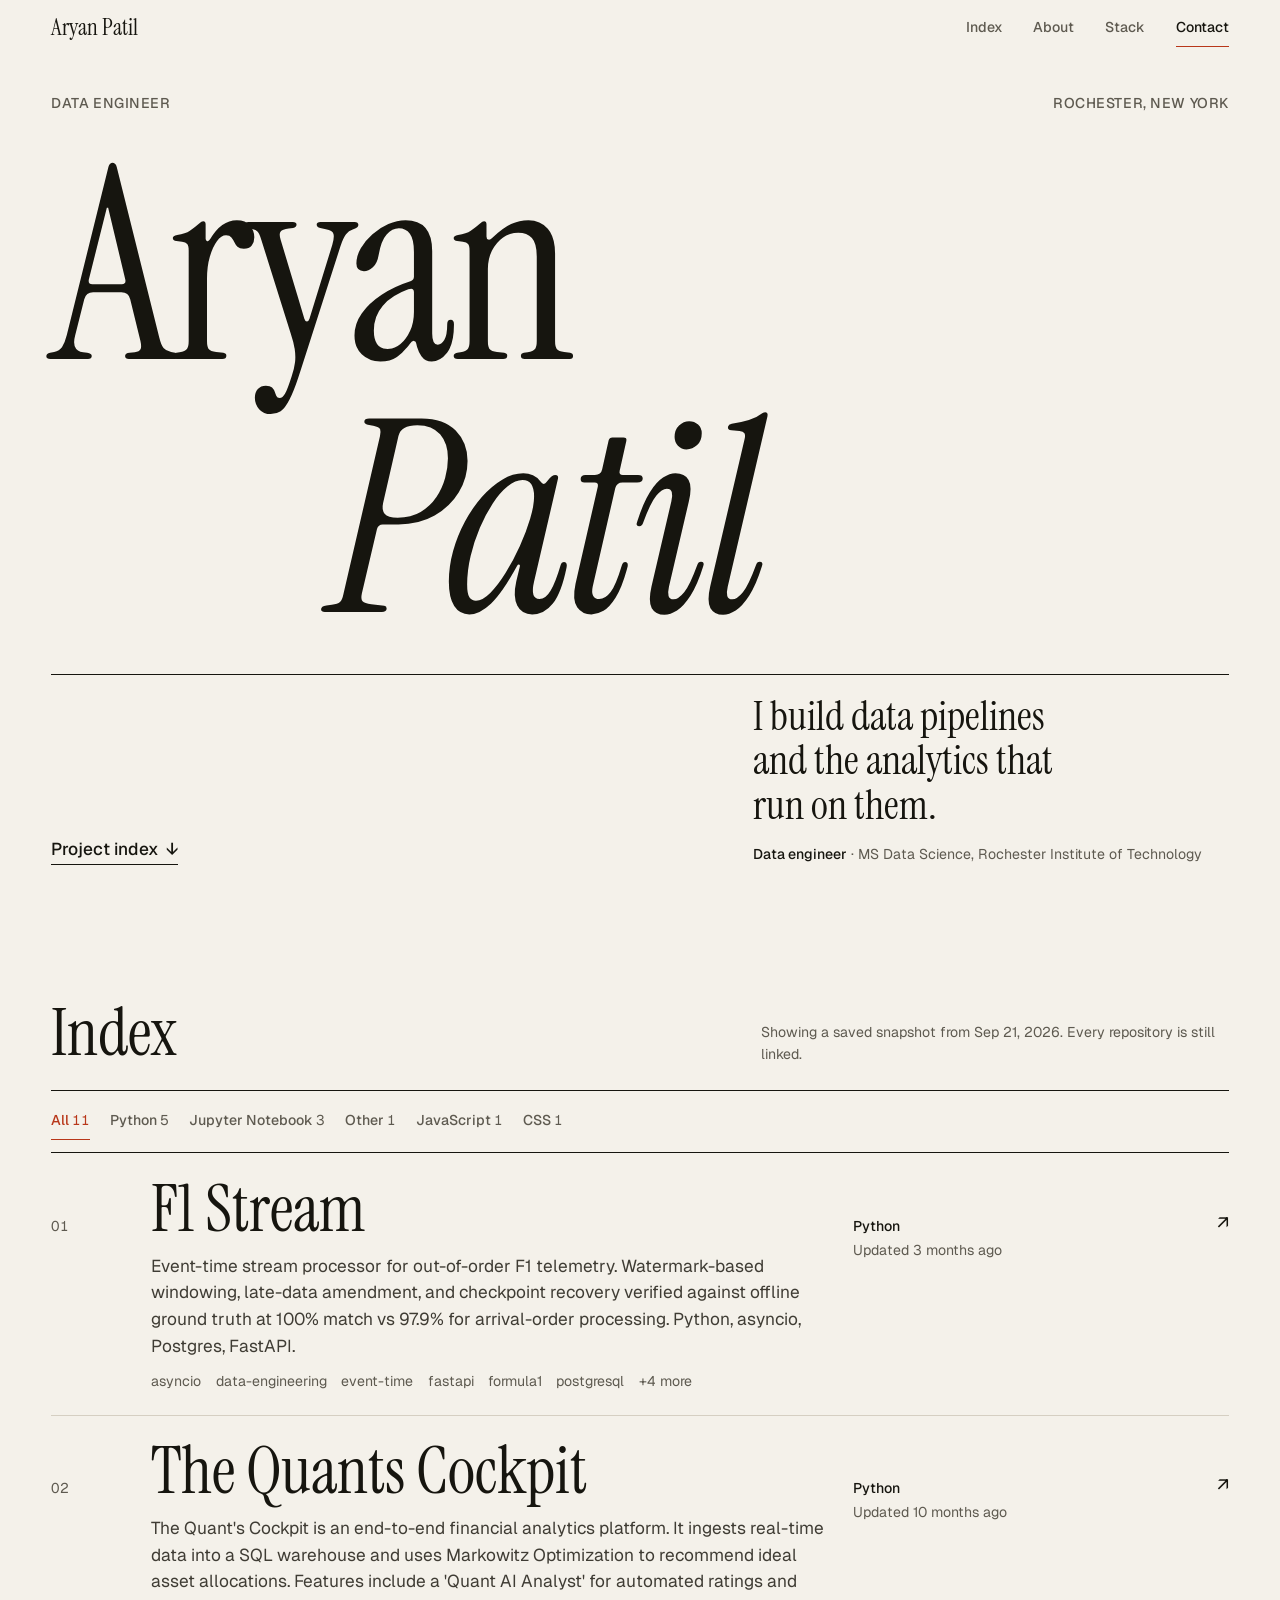
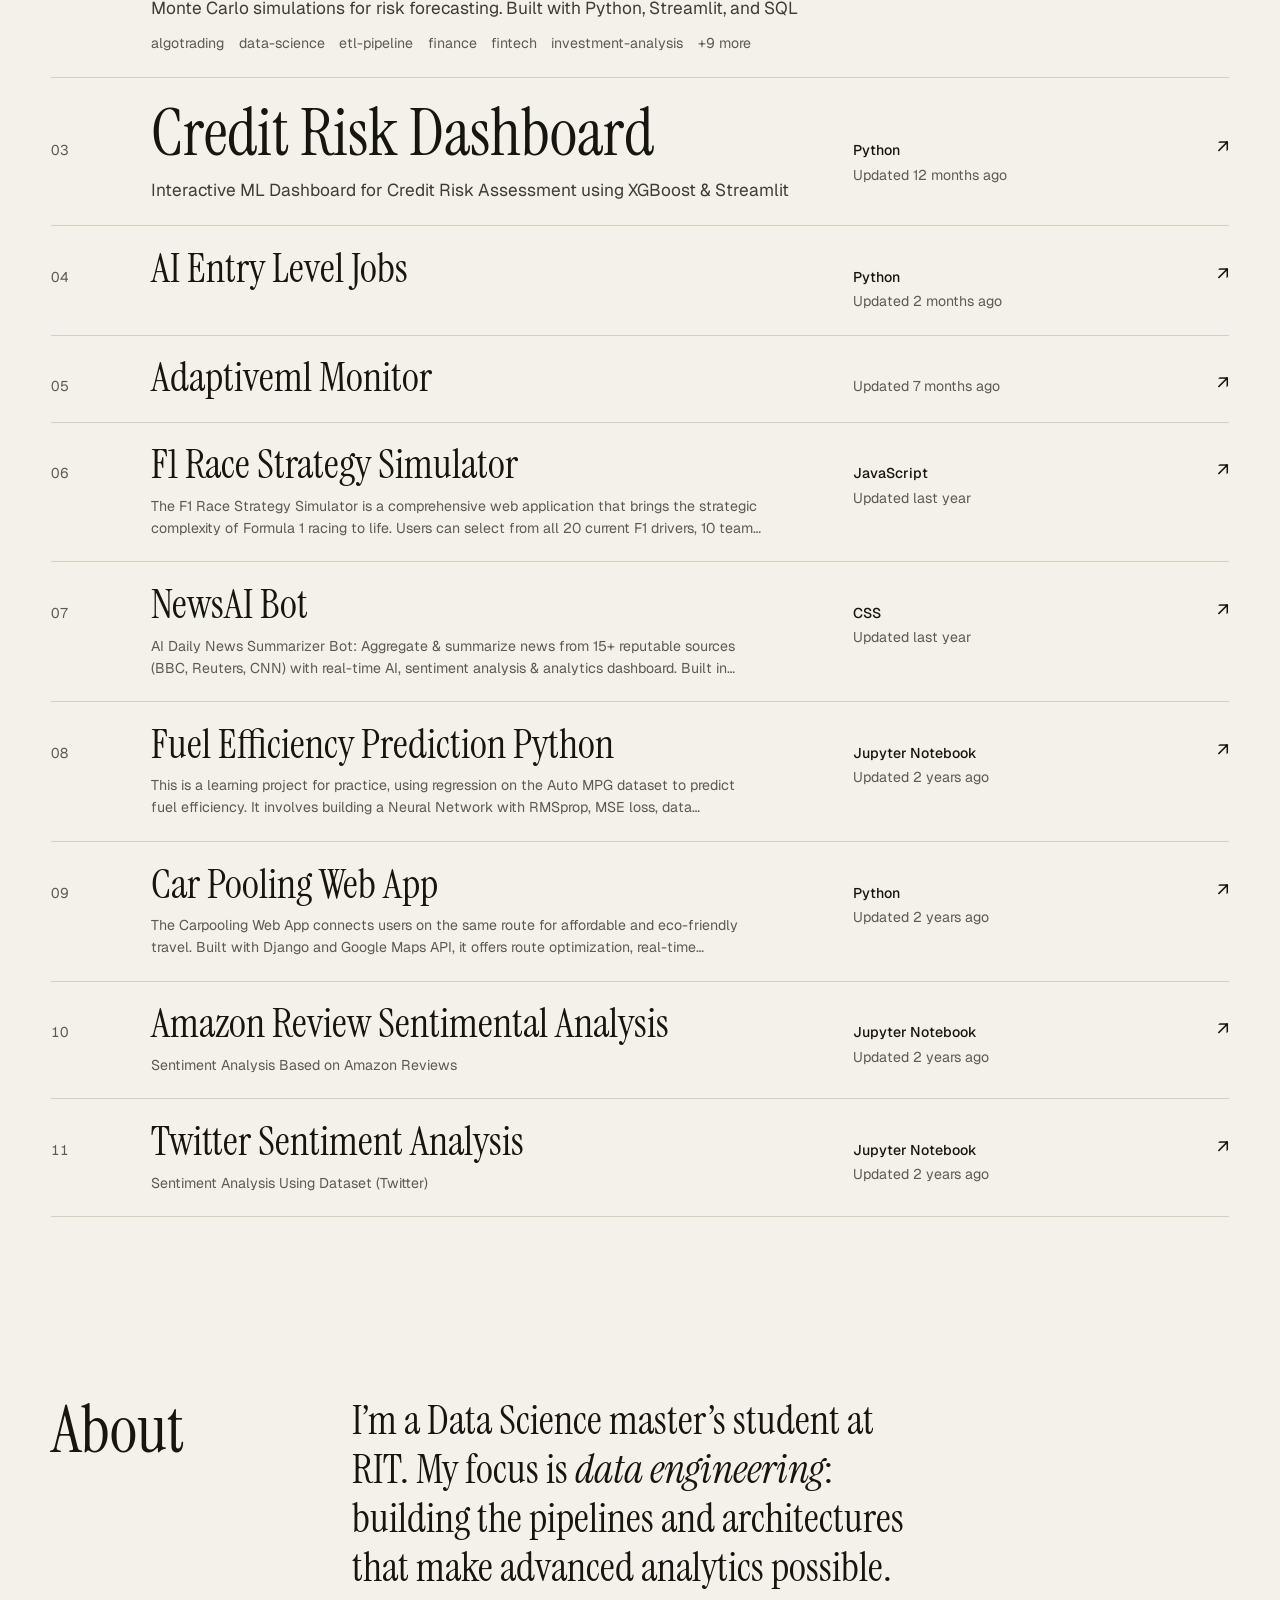
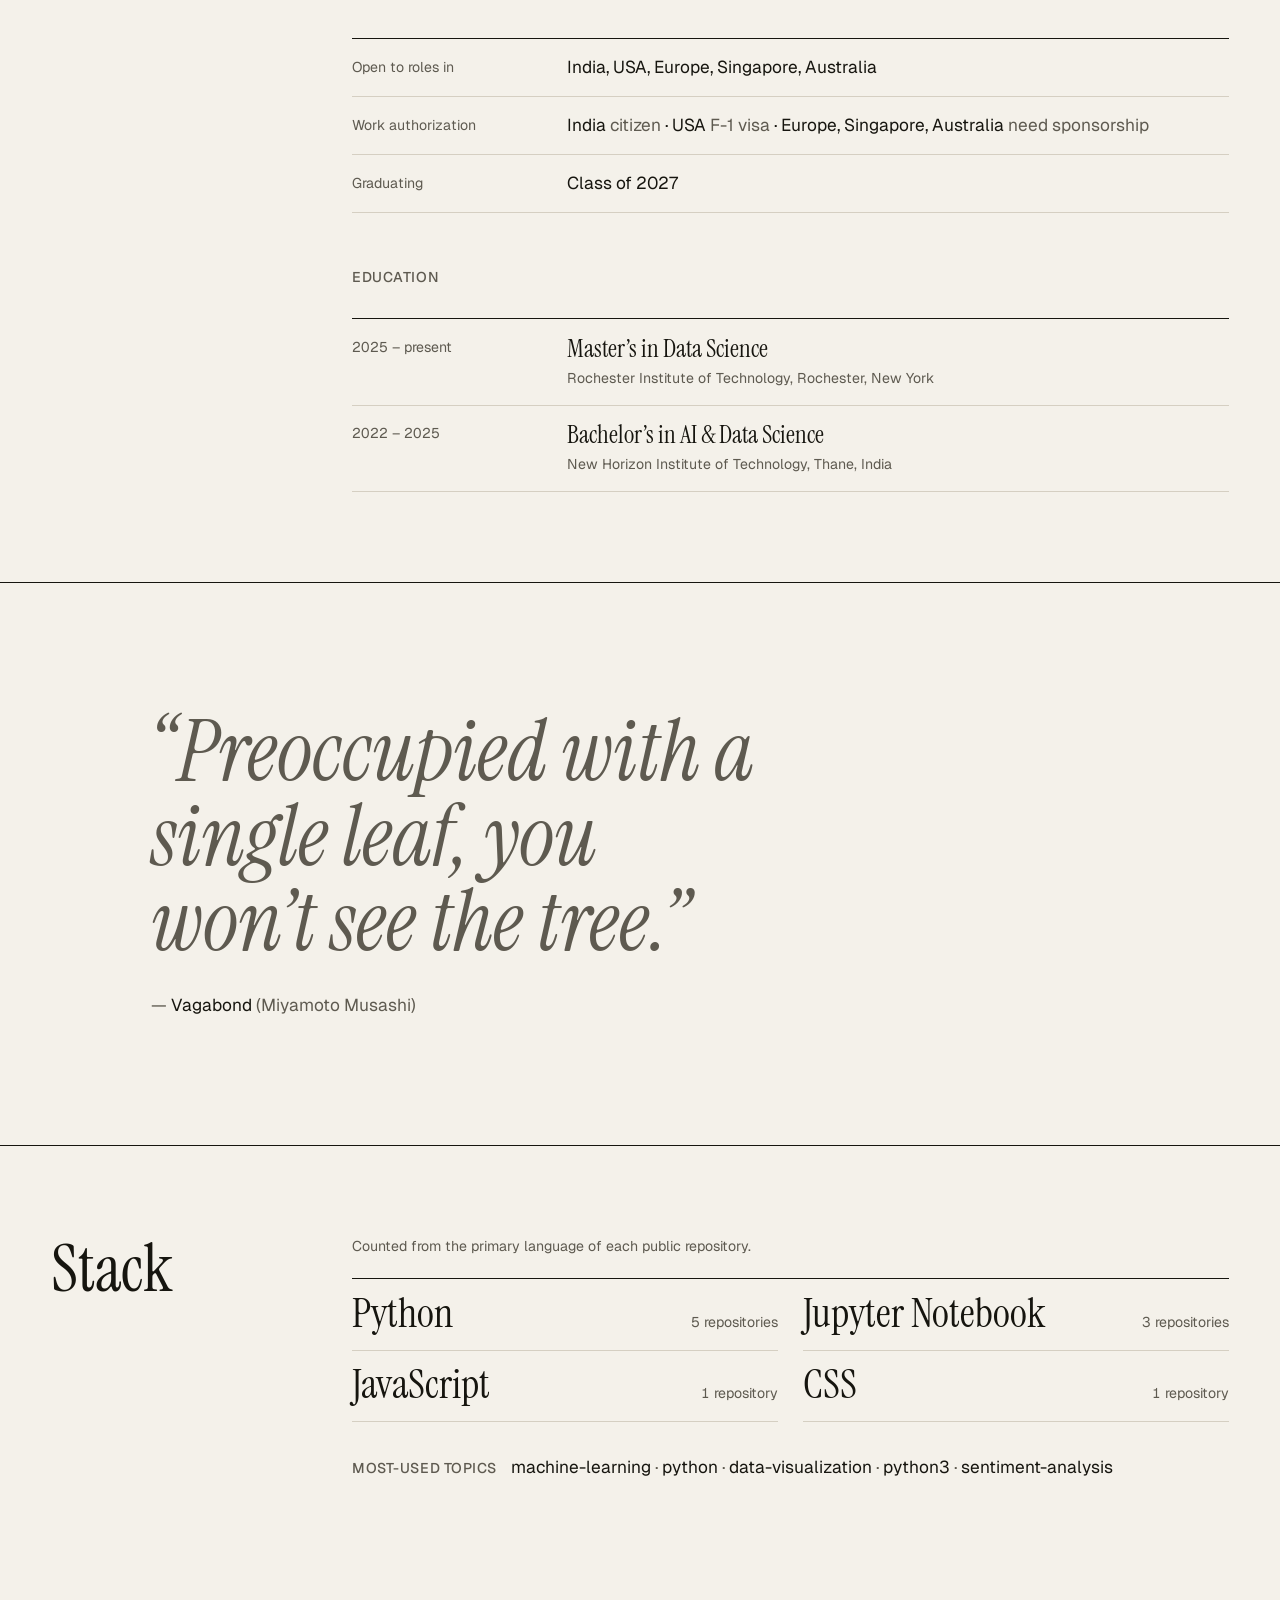
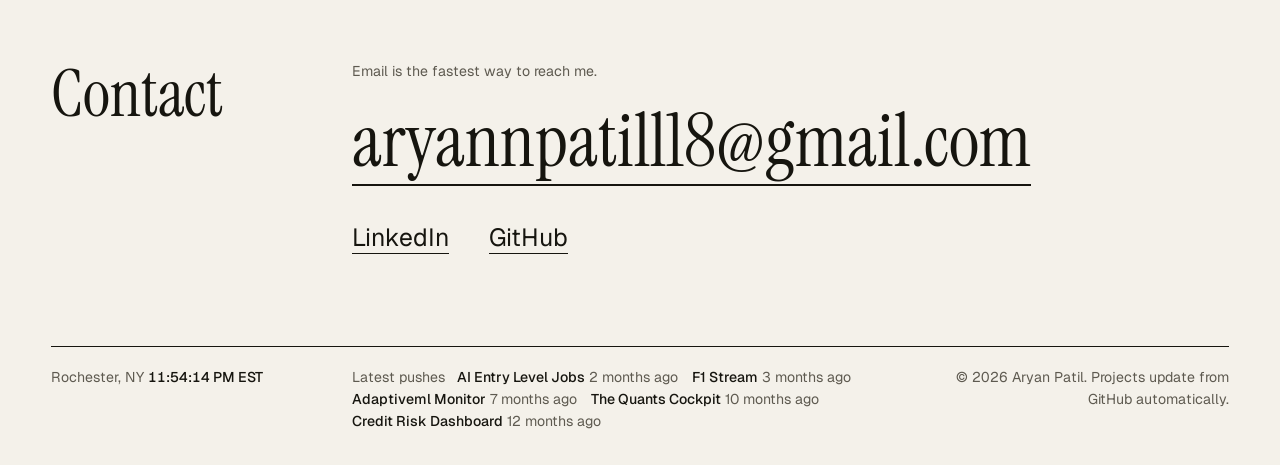
<file: index.html>
<!DOCTYPE html>
<html lang="en">
<head>
<meta charset="UTF-8">
<meta name="viewport" content="width=device-width, initial-scale=1">
<title>Aryan Patil — Data Engineer</title>
<meta name="description" content="Aryan Patil, data engineer and MS Data Science student at RIT. Projects sync live from GitHub.">
<meta name="theme-color" content="#F4F1EA">
<script>
  // Runs before paint: gate JS-only and motion-only styles so the page is fully readable without JS.
  document.documentElement.classList.add('js');
  if (!window.matchMedia('(prefers-reduced-motion: reduce)').matches) document.documentElement.classList.add('motion-ok');
</script>
<link rel="preconnect" href="https://fonts.googleapis.com">
<link rel="preconnect" href="https://fonts.gstatic.com" crossorigin>
<link rel="preconnect" href="https://api.github.com" crossorigin>
<link href="https://fonts.googleapis.com/css2?family=Geist:wght@400;500;600&family=Instrument+Serif:ital@0;1&display=swap" rel="stylesheet">
<link rel="stylesheet" href="styles.css">
</head>
<body>
<a class="skip" href="#main">Skip to content</a>

<header class="site-head" id="top">
  <div class="wrap">
    <a class="brand" href="#top">Aryan Patil</a>
    <nav class="site-nav" aria-label="Sections">
      <ul>
        <li><a href="#work">Index</a></li>
        <li><a href="#about">About</a></li>
        <li><a href="#stack">Stack</a></li>
        <li><a href="#contact">Contact</a></li>
      </ul>
    </nav>
  </div>
</header>

<main id="main">
  <!-- HERO -->
  <section class="wrap hero" aria-labelledby="hero-name">
    <div class="hero-grid" aria-hidden="true"></div>
    <div class="hero-top label">
      <span>Data engineer</span>
      <span>Rochester, New York</span>
    </div>
    <h1 class="hero-name" id="hero-name">
      <span class="line line-1"><span>Aryan</span></span>
      <span class="line line-2"><span>Patil</span></span>
    </h1>
    <div class="hero-foot grid12">
      <a class="hero-link" href="#work">Project index <span aria-hidden="true">↓</span></a>
      <div class="hero-say">
        <!-- Reworded from the old tagline ("Bridging the gap between raw data and actionable strategy."). Edit freely. -->
        <p class="statement">I build data pipelines and the analytics that run on them.</p>
        <p class="role"><b>Data engineer</b> · MS Data Science, Rochester Institute of Technology</p>
      </div>
    </div>
  </section>

  <!-- INDEX (projects) -->
  <section id="work" class="wrap section" aria-labelledby="work-title">
    <div class="index-head">
      <h2 class="sec-title" id="work-title">Index</h2>
      <p class="status" id="work-status" aria-live="polite">Loading projects from GitHub</p>
    </div>
    <div class="filters" id="filters" role="group" aria-label="Filter projects by language"></div>
    <p class="sr-only" id="filter-status" aria-live="polite"></p>
    <ol class="rows" id="rows" aria-labelledby="work-title" aria-busy="true"></ol>
  </section>

  <!-- ABOUT (+ education) -->
  <section id="about" class="wrap section grid12 sec" aria-labelledby="about-title">
    <h2 class="sec-title" id="about-title">About</h2>
    <div class="sec-body">
      <!-- Reworded from the old About ("...bridging the gap... My passion is data engineering: building the robust pipelines..."). Edit freely. -->
      <p class="lede">I’m a Data Science master’s student at RIT. My focus is <em>data engineering</em>: building the pipelines and architectures that make advanced analytics possible.</p>
      <dl class="ledger">
        <div><dt>Open to roles in</dt><dd>India, USA, Europe, Singapore, Australia</dd></div>
        <div><dt>Work authorization</dt><dd>India <span>citizen</span> · USA <span>F-1 visa</span> · Europe, Singapore, Australia <span>need sponsorship</span></dd></div>
        <div><dt>Graduating</dt><dd>Class of 2027</dd></div>
      </dl>
      <h3 class="label sub" id="education">Education</h3>
      <ol class="ledger">
        <li>
          <span class="k num">2025 – present</span>
          <span><span class="deg">Master’s in Data Science</span><span class="org">Rochester Institute of Technology, Rochester, New York</span></span>
        </li>
        <li>
          <span class="k num">2022 – 2025</span>
          <span><span class="deg">Bachelor’s in AI &amp; Data Science</span><span class="org">New Horizon Institute of Technology, Thane, India</span></span>
        </li>
      </ol>
    </div>
  </section>

  <!-- QUOTE -->
  <div class="quote">
    <div class="wrap grid12">
      <blockquote>
        <p id="quote-text">“Preoccupied with a single leaf, you won’t see the tree.”</p>
        <footer>— <cite>Vagabond</cite> (Miyamoto Musashi)</footer>
      </blockquote>
    </div>
  </div>

  <!-- STACK (computed from GitHub) -->
  <section id="stack" class="wrap section grid12 sec" aria-labelledby="stack-title">
    <h2 class="sec-title" id="stack-title">Stack</h2>
    <div class="sec-body">
      <p class="sec-note">Counted from the primary language of each public repository.</p>
      <ul class="langs" id="langs" aria-busy="true"></ul>
      <div class="topics" id="topics-wrap" hidden>
        <h3>Most-used topics</h3>
        <ul id="topics"></ul>
      </div>
    </div>
  </section>

  <!-- CONTACT -->
  <section id="contact" class="wrap section grid12 sec" aria-labelledby="contact-title">
    <h2 class="sec-title" id="contact-title">Contact</h2>
    <div class="sec-body">
      <p class="sec-note">Email is the fastest way to reach me.</p>
      <a class="mail" href="mailto:aryannpatill18@gmail.com">aryannpatill18@gmail.com</a>
      <ul class="elsewhere">
        <li><a href="https://www.linkedin.com/in/aryanpatil18/" rel="noopener">LinkedIn</a></li>
        <li><a href="https://github.com/AryanPatill" rel="noopener">GitHub</a></li>
      </ul>
    </div>
  </section>
</main>

<footer class="wrap">
  <div class="site-foot grid12">
    <p class="clock">Rochester, NY <time class="now num" id="clock"></time></p>
    <div class="pulse" aria-live="polite">
      <h2>Latest pushes</h2>
      <ul id="pulse-list"></ul>
    </div>
    <p class="copy">© <span id="yr" class="num">2026</span> Aryan Patil. Projects update from GitHub automatically.</p>
  </div>
</footer>

<figure class="preview" id="preview" aria-hidden="true"><img alt="" width="1200" height="600" decoding="async"></figure>

<!-- Last-resort snapshot so the Index is never empty (e.g. opened from file://). Same shape as the GitHub API. -->
<script type="application/json" id="inline-fallback">[{"id": null, "name": "ai-entry-level-jobs", "full_name": "AryanPatill/ai-entry-level-jobs", "owner": {"login": "AryanPatill"}, "html_url": "https://github.com/AryanPatill/ai-entry-level-jobs", "description": null, "fork": false, "archived": false, "homepage": null, "language": "Python", "stargazers_count": 0, "pushed_at": "2026-09-21T05:42:24Z", "topics": []}, {"id": null, "name": "f1-stream", "full_name": "AryanPatill/f1-stream", "owner": {"login": "AryanPatill"}, "html_url": "https://github.com/AryanPatill/f1-stream", "description": "Event-time stream processor for out-of-order F1 telemetry. Watermark-based windowing, late-data amendment, and checkpoint recovery verified against offline ground truth at 100% match vs 97.9% for arrival-order processing. Python, asyncio, Postgres, FastAPI.", "fork": false, "archived": false, "homepage": null, "language": "Python", "stargazers_count": 0, "pushed_at": "2026-09-08T04:28:49Z", "topics": ["asyncio", "data-engineering", "event-time", "fastapi", "formula1", "postgresql", "python", "stream-processing", "supabase", "watermark"]}, {"id": null, "name": "AryanPatill", "full_name": "AryanPatill/AryanPatill", "owner": {"login": "AryanPatill"}, "html_url": "https://github.com/AryanPatill/AryanPatill", "description": null, "fork": false, "archived": false, "homepage": null, "language": null, "stargazers_count": 0, "pushed_at": "2026-08-30T16:50:15Z", "topics": []}, {"id": null, "name": "adaptiveml-monitor", "full_name": "AryanPatill/adaptiveml-monitor", "owner": {"login": "AryanPatill"}, "html_url": "https://github.com/AryanPatill/adaptiveml-monitor", "description": null, "fork": false, "archived": false, "homepage": null, "language": null, "stargazers_count": 0, "pushed_at": "2026-04-27T04:49:06Z", "topics": []}, {"id": null, "name": "AryanPatill.github.io", "full_name": "AryanPatill/AryanPatill.github.io", "owner": {"login": "AryanPatill"}, "html_url": "https://github.com/AryanPatill/AryanPatill.github.io", "description": null, "fork": false, "archived": false, "homepage": null, "language": "HTML", "stargazers_count": 0, "pushed_at": "2026-02-10T14:53:39Z", "topics": []}, {"id": null, "name": "The-Quants-Cockpit", "full_name": "AryanPatill/The-Quants-Cockpit", "owner": {"login": "AryanPatill"}, "html_url": "https://github.com/AryanPatill/The-Quants-Cockpit", "description": "The Quant's Cockpit is an end-to-end financial analytics platform. It ingests real-time data into a SQL warehouse and uses Markowitz Optimization to recommend ideal asset allocations. Features include a 'Quant AI Analyst' for automated ratings and Monte Carlo simulations for risk forecasting. Built with Python, Streamlit, and SQL", "fork": false, "archived": false, "homepage": null, "language": "Python", "stargazers_count": 0, "pushed_at": "2026-02-03T01:31:30Z", "topics": ["algotrading", "data-science", "etl-pipeline", "finance", "fintech", "investment-analysis", "machine-learning", "markowitz-optimization", "monte-carlo-simulation", "plotly", "portfolio-optimization", "python", "quantitative-finance", "sql", "streamlit"]}, {"id": null, "name": "credit_risk_dashboard", "full_name": "AryanPatill/credit_risk_dashboard", "owner": {"login": "AryanPatill"}, "html_url": "https://github.com/AryanPatill/credit_risk_dashboard", "description": "Interactive ML Dashboard for Credit Risk Assessment using XGBoost & Streamlit", "fork": false, "archived": false, "homepage": null, "language": "Python", "stargazers_count": 0, "pushed_at": "2025-12-09T05:17:03Z", "topics": []}, {"id": null, "name": "F1-Race-Strategy-Simulator", "full_name": "AryanPatill/F1-Race-Strategy-Simulator", "owner": {"login": "AryanPatill"}, "html_url": "https://github.com/AryanPatill/F1-Race-Strategy-Simulator", "description": "The F1 Race Strategy Simulator is a comprehensive web application that brings the strategic complexity of Formula 1 racing to life. Users can select from all 20 current F1 drivers, 10 teams, and 24 world circuits to create authentic racing scenarios with real-time telemetry data visualization.", "fork": false, "archived": false, "homepage": null, "language": "JavaScript", "stargazers_count": 0, "pushed_at": "2025-10-22T13:25:34Z", "topics": []}, {"id": null, "name": "NewsAI-Bot", "full_name": "AryanPatill/NewsAI-Bot", "owner": {"login": "AryanPatill"}, "html_url": "https://github.com/AryanPatill/NewsAI-Bot", "description": "AI Daily News Summarizer Bot: Aggregate & summarize news from 15+ reputable sources (BBC, Reuters, CNN) with real-time AI, sentiment analysis & analytics dashboard. Built in modern JS, responsive UI, OpenAI/LangChain-ready. Showcase your AI/web/data skills. 🚀", "fork": false, "archived": false, "homepage": null, "language": "CSS", "stargazers_count": 0, "pushed_at": "2025-10-07T17:44:32Z", "topics": []}, {"id": null, "name": "Fuel-Efficiency-Prediction--Python", "full_name": "AryanPatill/Fuel-Efficiency-Prediction--Python", "owner": {"login": "AryanPatill"}, "html_url": "https://github.com/AryanPatill/Fuel-Efficiency-Prediction--Python", "description": "This is a learning project for practice, using regression on the Auto MPG dataset to predict fuel efficiency. It involves building a Neural Network with RMSprop, MSE loss, data normalization, and early stopping to prevent overfitting. Key: normalize data, use MAE/MSE, optimize model.", "fork": false, "archived": false, "homepage": null, "language": "Jupyter Notebook", "stargazers_count": 0, "pushed_at": "2025-02-01T15:08:28Z", "topics": ["data-visualization", "datapreprocessing", "deep-learning", "early-stopping", "featurescaling", "loss-functions", "machine-learning", "modelevaluation", "neural-network", "python3", "regression"]}, {"id": null, "name": "Car-Pooling-Web-APP", "full_name": "AryanPatill/Car-Pooling-Web-APP", "owner": {"login": "AryanPatill"}, "html_url": "https://github.com/AryanPatill/Car-Pooling-Web-APP", "description": "The Carpooling Web App connects users on the same route for affordable and eco-friendly travel. Built with Django and Google Maps API, it offers route optimization, real-time suggestions, and fare estimation. Technologies used include Django, Google Maps API, Bootstrap, jQuery, and JavaScript.", "fork": false, "archived": false, "homepage": null, "language": "Python", "stargazers_count": 0, "pushed_at": "2024-12-20T07:18:20Z", "topics": ["api", "css", "django", "html", "javascript", "maps", "python3"]}, {"id": null, "name": "Amazon-Review---Sentimental-Analysis-", "full_name": "AryanPatill/Amazon-Review---Sentimental-Analysis-", "owner": {"login": "AryanPatill"}, "html_url": "https://github.com/AryanPatill/Amazon-Review---Sentimental-Analysis-", "description": "Sentiment Analysis Based on Amazon Reviews", "fork": false, "archived": false, "homepage": null, "language": "Jupyter Notebook", "stargazers_count": 0, "pushed_at": "2024-12-15T06:56:46Z", "topics": ["data-visualization", "nlp-machine-learning", "python", "regression-models", "sentiment-analysis"]}, {"id": null, "name": "Twitter-Sentiment-Analysis", "full_name": "AryanPatill/Twitter-Sentiment-Analysis", "owner": {"login": "AryanPatill"}, "html_url": "https://github.com/AryanPatill/Twitter-Sentiment-Analysis", "description": "Sentiment Analysis Using Dataset (Twitter)", "fork": false, "archived": false, "homepage": null, "language": "Jupyter Notebook", "stargazers_count": 0, "pushed_at": "2024-12-15T05:57:26Z", "topics": ["ai", "clasificacion", "dataset", "machine-learning", "sentiment-analysis"]}]</script>

<script src="main.js" defer></script>
</body>
</html>
</file>
<file: styles.css>
/* ==========================================================================
   Aryan Patil — portfolio. Editorial direction.
   Layout: strict 12-column grid, section label in cols 1–3, content in 4–12.
   One accent (vermilion), used on: active index row, active filter,
   link hover, focus ring. Everything else is ink on paper.
   ========================================================================== */
:root{
  --paper:#F4F1EA; --paper-2:#EAE6DB; --rule:#D5CFC2;
  --ink:#16150F; --muted:#5E5A50; --accent:#B8371A;
  --display:"Instrument Serif",Georgia,"Times New Roman",serif;
  --body:"Geist",system-ui,-apple-system,"Segoe UI",Roboto,sans-serif;
  --step--1:clamp(.82rem,.79rem + .12vw,.9rem);
  --step-0:clamp(1rem,.97rem + .15vw,1.08rem);
  --step-1:clamp(1.25rem,1.15rem + .5vw,1.6rem);
  --step-2:clamp(1.7rem,1.35rem + 1.5vw,2.7rem);
  --step-3:clamp(2.4rem,1.7rem + 3vw,4.4rem);
  --step-hero:clamp(5.5rem,min(21vw,30svh),19rem);
  --gutter:clamp(1.25rem,4vw,4rem);
  --col-gap:clamp(.75rem,2vw,2rem);
  --maxw:1440px;
  --head-h:3.5rem;
}
*,*::before,*::after{box-sizing:border-box}
html{-webkit-text-size-adjust:100%;scroll-behavior:smooth}
body{margin:0;background:var(--paper);color:var(--ink);font-family:var(--body);font-size:var(--step-0);line-height:1.55;overflow-x:hidden;-webkit-font-smoothing:antialiased}
img,svg{display:block;max-width:100%}
a{color:inherit}
h1,h2,h3,p,dl,dd{margin:0}
h1,h2,h3{font-weight:400;text-wrap:balance}
ul,ol{margin:0;padding:0;list-style:none}
button{font:inherit;color:inherit}
:focus-visible{outline:2px solid var(--accent);outline-offset:3px;border-radius:1px}
.sr-only{position:absolute!important;width:1px;height:1px;padding:0;margin:-1px;overflow:hidden;clip:rect(0,0,0,0);white-space:nowrap;border:0}
.skip{position:absolute;left:var(--gutter);top:-100px;z-index:100;background:var(--ink);color:var(--paper);padding:.6rem 1rem;text-decoration:none}
.skip:focus{top:.75rem}
.wrap{max-width:var(--maxw);margin-inline:auto;padding-inline:var(--gutter)}
.grid12{display:grid;grid-template-columns:repeat(12,minmax(0,1fr));column-gap:var(--col-gap)}
.num{font-variant-numeric:tabular-nums}
.label{font-size:var(--step--1);font-weight:500;letter-spacing:.04em;text-transform:uppercase;color:var(--muted)}

/* ---------- Header ---------- */
.site-head{position:sticky;top:0;z-index:50;background:var(--paper);border-bottom:1px solid transparent;transition:border-color .2s}
.site-head.scrolled{border-bottom-color:var(--rule)}
.site-head .wrap{display:flex;align-items:center;justify-content:space-between;gap:1rem;min-height:var(--head-h)}
.brand{font-family:var(--display);font-size:1.45rem;line-height:1;text-decoration:none}
.site-nav ul{display:flex;gap:clamp(.9rem,2.4vw,2.25rem)}
.site-nav a{display:inline-block;text-decoration:none;font-size:var(--step--1);font-weight:500;color:var(--muted);padding:.5rem 0;border-bottom:1px solid transparent}
.site-nav a:hover,.site-nav a[aria-current="true"]{color:var(--ink);border-bottom-color:var(--accent)}

/* ---------- Hero ---------- */
.hero{position:relative;min-height:calc(100svh - var(--head-h));display:flex;flex-direction:column;justify-content:space-between;gap:2rem;padding-block:clamp(1.5rem,4vh,3rem) clamp(1.75rem,5vh,3.5rem)}
.hero-top{display:flex;justify-content:space-between;gap:1rem;position:relative}
.hero-name{position:relative;font-family:var(--display);font-size:var(--step-hero);line-height:.9;letter-spacing:-.02em;margin-block:auto 0}
.hero-name .line{display:block;overflow:hidden;padding-block:.04em .1em;margin-block:-.04em -.1em;padding-inline:.06em;margin-inline:-.06em;transform:translateX(calc(var(--hs,0) * var(--dir,1) * 5vw))}
.hero-name .line > span{display:inline-block}
.hero-name .line-2{padding-left:1.1em;font-style:italic;--dir:1}
.hero-name .line-1{--dir:-.35}
.hero-foot{position:relative;row-gap:1.5rem;align-items:end;border-top:1px solid var(--ink);padding-top:1.25rem}
.hero-link{grid-column:1 / span 4;justify-self:start;display:inline-flex;gap:.5rem;align-items:baseline;text-decoration:none;font-weight:500;border-bottom:1px solid var(--ink);padding-bottom:2px}
.hero-link:hover{color:var(--accent);border-bottom-color:var(--accent)}
.hero-say{grid-column:8 / span 5}
.hero-say .statement{font-family:var(--display);font-size:var(--step-2);line-height:1.1;max-width:18ch}
.hero-say .role{margin-top:.9rem;color:var(--muted);font-size:var(--step--1)}
.hero-say .role b{color:var(--ink);font-weight:500}
@media (max-width:900px){
  .hero-say{grid-column:1 / -1;grid-row:1}
  .hero-link{grid-column:1 / -1}
  .hero-name .line-2{padding-left:.7em}
}
/* cursor detail: the 12-column grid shows itself around the pointer, hero only */
.hero-grid{position:absolute;inset:0 var(--gutter);display:grid;grid-template-columns:repeat(12,minmax(0,1fr));column-gap:var(--col-gap);pointer-events:none;opacity:0;transition:opacity .35s ease;
  -webkit-mask-image:radial-gradient(280px circle at var(--gx,50%) var(--gy,50%),#000 0,transparent 100%);mask-image:radial-gradient(280px circle at var(--gx,50%) var(--gy,50%),#000 0,transparent 100%)}
.hero-grid i{border-inline:1px solid var(--accent)}
.hero-grid i::before{content:attr(data-n);display:block;position:absolute;top:var(--gy,0);margin:-1.6rem 0 0 .3rem;font:500 .68rem/1 var(--body);font-style:normal;color:var(--accent);font-variant-numeric:tabular-nums}
@media (hover:hover) and (pointer:fine){.motion-ok .hero.grid-on .hero-grid{opacity:1}}

@keyframes rise{from{transform:translateY(105%)}to{transform:none}}
.js.motion-ok .hero-name .line > span{animation:rise 1s cubic-bezier(.2,.8,.2,1) both}
.js.motion-ok .hero-name .line-2 > span{animation-delay:.12s}

/* ---------- Section frame ---------- */
section[id]{scroll-margin-top:calc(var(--head-h) + 1rem)}
.section{padding-block:clamp(4rem,10vh,7.5rem)}
.sec{row-gap:1.5rem;align-items:start}
.sec > .sec-title{grid-column:1 / span 3}
.sec > .sec-body{grid-column:4 / -1}
.sec-title{font-family:var(--display);font-size:var(--step-3);line-height:1}
.sec-title em{font-style:italic}
@media (max-width:900px){.sec > .sec-title,.sec > .sec-body{grid-column:1 / -1}}

/* ---------- Index ---------- */
.index-head{display:flex;flex-wrap:wrap;align-items:end;justify-content:space-between;gap:.75rem 2rem;margin-bottom:1.5rem}
.status{font-size:var(--step--1);color:var(--muted);max-width:52ch}
.filters{display:flex;flex-wrap:wrap;gap:.25rem 1.25rem;padding-block:.75rem;border-block:1px solid var(--ink)}
.filters button{background:none;border:0;border-bottom:1px solid transparent;padding:.45rem 0;min-height:2.25rem;font-size:var(--step--1);font-weight:500;color:var(--muted);cursor:pointer}
.filters button:hover{color:var(--ink)}
.filters button[aria-pressed="true"]{color:var(--accent);border-bottom-color:var(--accent)}
.filters .num{font-weight:400}

.rows{min-height:12rem}
.row{position:relative;display:grid;grid-template-columns:repeat(12,minmax(0,1fr));column-gap:var(--col-gap);row-gap:.5rem;align-items:baseline;padding-block:1.35rem;border-bottom:1px solid var(--rule);transition:opacity .25s ease}
.row[hidden]{display:none}
.row .no{grid-column:1;font-size:var(--step--1);color:var(--muted)}
.row .main{grid-column:2 / span 7;min-width:0}
.row h3{font-family:var(--display);font-size:var(--step-2);line-height:1.05}
.row.is-featured h3{font-size:var(--step-3)}
.row-link{text-decoration:none;display:inline-block;transition:transform .35s cubic-bezier(.2,.8,.2,1),color .2s}
.row-link::after{content:"";position:absolute;inset:0}
.row .desc{margin-top:.55rem;color:var(--muted);font-size:var(--step--1);max-width:68ch;display:-webkit-box;-webkit-line-clamp:2;-webkit-box-orient:vertical;overflow:hidden}
.row.is-featured .desc{font-size:var(--step-0);-webkit-line-clamp:4;color:#3F3C34}
.tags{display:flex;flex-wrap:wrap;gap:.2rem .9rem;margin-top:.7rem;font-size:var(--step--1);color:var(--muted)}
.row .meta{grid-column:9 / span 3;display:flex;flex-direction:column;gap:.15rem;font-size:var(--step--1);color:var(--muted)}
.row .meta .lang{color:var(--ink);font-weight:500}
.row .act{grid-column:12;justify-self:end;display:flex;gap:1rem;align-items:baseline;font-size:var(--step--1)}
.row .act a{position:relative;z-index:1;font-weight:500;text-decoration:none;border-bottom:1px solid var(--ink)}
.row .act a:hover{color:var(--accent);border-bottom-color:var(--accent)}
.row .arrow{font-size:1.2rem;line-height:1;transition:transform .35s cubic-bezier(.2,.8,.2,1),color .2s}
.row-thumb{display:none}
@media (hover:hover){
  .rows:hover .row:not(:hover){opacity:.45}
  .row:hover .row-link{color:var(--accent);transform:translateX(.35em)}
  .row:hover .arrow{color:var(--accent);transform:translate(.15em,-.15em)}
}
.row:focus-within .row-link{color:var(--accent)}
@media (max-width:760px){
  .row .no{grid-column:1 / span 2}
  .row .main{grid-column:3 / -1}
  .row .meta{grid-column:3 / span 8;flex-direction:row;flex-wrap:wrap;gap:.1rem 1rem}
  .row .act{grid-column:11 / -1}
}
/* touch devices get the preview inline on featured rows instead of following a cursor */
@media (hover:none){
  .row.is-featured .row-thumb{display:block;margin-top:1rem;aspect-ratio:2/1;width:100%;max-width:30rem;border:1px solid var(--rule);background:var(--paper-2);overflow:hidden}
  .row-thumb img,.row-thumb svg{width:100%;height:100%;object-fit:cover}
}

/* signature: preview that follows the cursor */
.preview{position:fixed;left:0;top:0;z-index:40;width:min(26rem,34vw);aspect-ratio:2/1;margin:0;pointer-events:none;background:var(--paper-2);border:1px solid var(--ink);overflow:hidden;opacity:0;transition:opacity .2s ease;will-change:transform}
.preview.on{opacity:1}
.preview img,.preview svg{position:absolute;inset:0;width:100%;height:100%;object-fit:cover}
.preview img[hidden]{display:none}

/* ---------- About ---------- */
.lede{font-family:var(--display);font-size:var(--step-2);line-height:1.2;max-width:30ch}
.lede em{font-style:italic}
.ledger{margin-top:clamp(2rem,5vh,3.5rem);border-top:1px solid var(--ink)}
.ledger > div,.ledger > li{display:grid;grid-template-columns:minmax(8rem,2fr) 7fr;column-gap:var(--col-gap);row-gap:.2rem;padding-block:.95rem;border-bottom:1px solid var(--rule)}
.ledger dt,.ledger .k{font-size:var(--step--1);color:var(--muted);padding-top:.15rem}
.ledger dd span{color:var(--muted)}
.ledger .deg{font-family:var(--display);font-size:var(--step-1);line-height:1.15}
.ledger .org{display:block;color:var(--muted);font-size:var(--step--1);margin-top:.2rem}
.sub{margin-top:clamp(2.5rem,6vh,4rem);margin-bottom:-1rem}
@media (max-width:560px){.ledger > div,.ledger > li{grid-template-columns:1fr}}

/* ---------- Quote ---------- */
.quote{padding-block:clamp(4rem,14vh,9rem);border-block:1px solid var(--ink)}
.quote blockquote{margin:0;grid-column:2 / span 10}
.quote p{font-family:var(--display);font-style:italic;font-size:clamp(2.4rem,1rem + 5.4vw,6.2rem);line-height:1;max-width:16ch}
.quote .w{transition:color .3s ease}
.js.motion-ok .quote .w{color:var(--muted)}
.js.motion-ok .quote .w.lit{color:var(--ink)}
.quote footer{margin-top:1.75rem;color:var(--muted)}
.quote cite{font-style:normal;color:var(--ink)}
@media (max-width:760px){.quote blockquote{grid-column:1 / -1}}

/* ---------- Stack ---------- */
.sec-note{font-size:var(--step--1);color:var(--muted);margin-bottom:1.25rem;max-width:52ch}
.langs{display:grid;grid-template-columns:repeat(2,minmax(0,1fr));column-gap:var(--col-gap);border-top:1px solid var(--ink)}
.langs li{display:flex;align-items:baseline;justify-content:space-between;gap:1rem;padding-block:.8rem;border-bottom:1px solid var(--rule)}
.langs .name{font-family:var(--display);font-size:var(--step-2);line-height:1.1}
.langs .count{font-size:var(--step--1);color:var(--muted);white-space:nowrap}
.topics{margin-top:2rem;max-width:70ch}
.topics h3{display:inline;font:500 var(--step--1)/1.55 var(--body);letter-spacing:.04em;text-transform:uppercase;color:var(--muted);margin-right:.6rem}
.topics ul{display:inline}
.topics li{display:inline}
.topics li + li::before{content:" · ";color:var(--muted)}
@media (max-width:560px){.langs{grid-template-columns:1fr}}

/* ---------- Contact + footer ---------- */
.mail{display:inline-block;font-family:var(--display);font-size:clamp(1.9rem,.6rem + 5vw,5.4rem);line-height:1.05;text-decoration:none;overflow-wrap:anywhere;border-bottom:2px solid var(--ink);padding-bottom:.05em}
.mail:hover{color:var(--accent);border-bottom-color:var(--accent)}
.elsewhere{display:flex;flex-wrap:wrap;gap:.75rem 2.5rem;margin-top:2rem;font-size:var(--step-1)}
.elsewhere a{text-decoration:none;border-bottom:1px solid var(--ink)}
.elsewhere a:hover{color:var(--accent);border-bottom-color:var(--accent)}
.site-foot{border-top:1px solid var(--ink);padding-block:1.25rem 2rem;font-size:var(--step--1);color:var(--muted);row-gap:1rem}
.site-foot .clock{grid-column:1 / span 3}
.site-foot .pulse{grid-column:4 / span 6}
.site-foot .copy{grid-column:10 / -1;text-align:right}
.site-foot b,.site-foot time.now{color:var(--ink);font-weight:500}
.pulse h2{display:inline;font:inherit;margin-right:.5rem}
.pulse ul{display:inline}
.pulse li{display:inline-block;margin-right:.9rem}
@media (max-width:900px){.site-foot .clock,.site-foot .pulse,.site-foot .copy{grid-column:1 / -1;text-align:left}}

@media (prefers-reduced-motion:reduce){
  html{scroll-behavior:auto}
  *,*::before,*::after{animation:none!important;transition:none!important}
  .preview{transition:opacity .15s ease!important}
}
</file>
